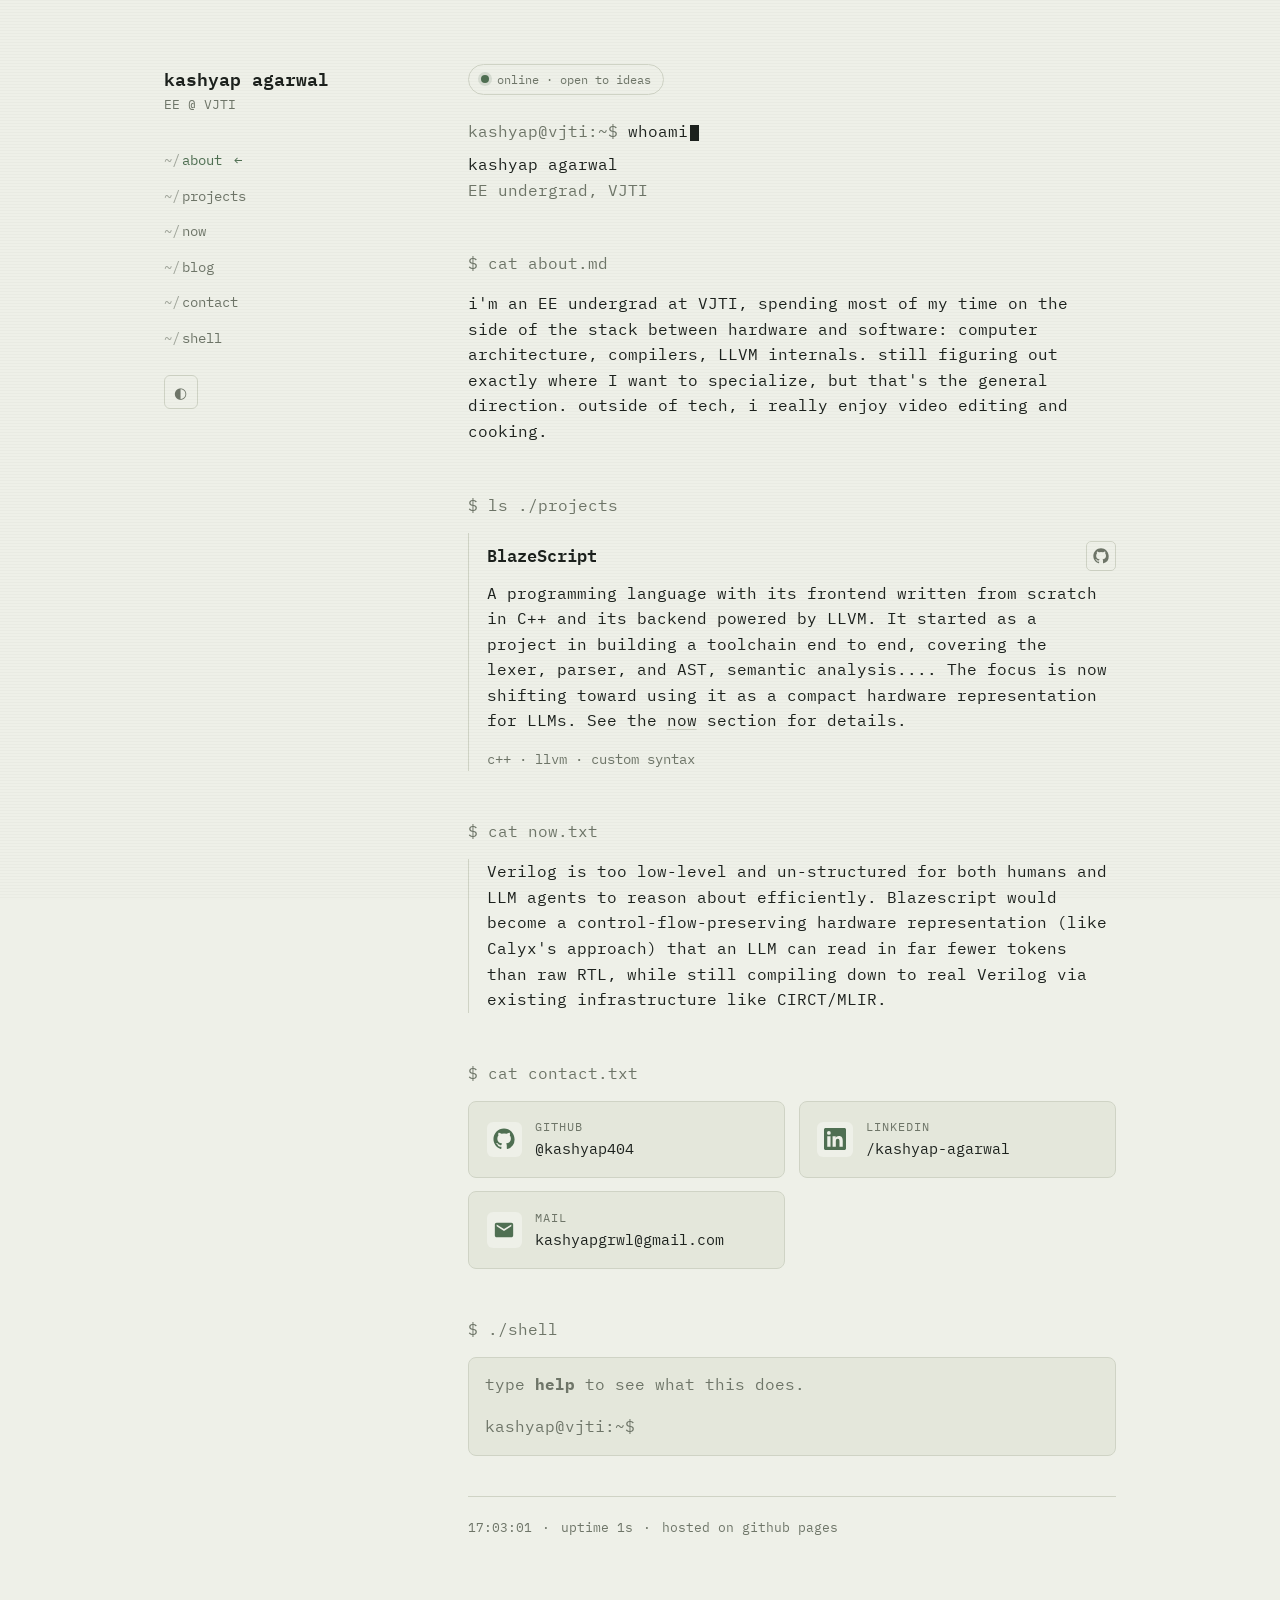
<file: index.html>
<!doctype html>
<html lang="en">
<head>
<meta charset="utf-8">
<meta name="viewport" content="width=device-width, initial-scale=1">
<title>kashyap agarwal</title>
<meta name="description" content="kashyap agarwal, EE undergrad at VJTI, exploring computer architecture and compilers.">
<link rel="icon" href="data:image/svg+xml,%3Csvg xmlns='http://www.w3.org/2000/svg' viewBox='0 0 16 16'%3E%3Crect width='16' height='16' rx='3' fill='%231c211d'/%3E%3Ctext x='8' y='11' font-size='8' font-family='monospace' text-anchor='middle' fill='%23e6e6e2'%3E$_%3C/text%3E%3C/svg%3E">
<link rel="preconnect" href="https://fonts.googleapis.com">
<link rel="preconnect" href="https://fonts.gstatic.com" crossorigin>
<link href="https://fonts.googleapis.com/css2?family=IBM+Plex+Mono:wght@400;500;600&display=swap" rel="stylesheet">
<link rel="stylesheet" href="style.css">
</head>
<body>

<div class="scanlines" aria-hidden="true"></div>

<div class="layout">

  <aside class="sidebar">
    <div class="identity">
      <h1 class="name">kashyap agarwal</h1>
      <p class="tagline">EE @ VJTI</p>
    </div>

    <div class="nav-block">
      <nav class="tabs" id="tabs">
        <a href="#about"    class="tab" data-target="about">about</a>
        <a href="#projects" class="tab" data-target="projects">projects</a>
        <a href="#now"      class="tab" data-target="now">now</a>
        <a href="blog.html" class="tab">blog</a>
        <a href="#contact"  class="tab" data-target="contact">contact</a>
        <a href="#terminal" class="tab" data-target="terminal">shell</a>
      </nav>
      <button class="theme-toggle" id="themeToggle" type="button" aria-label="toggle theme">◐</button>
    </div>
  </aside>

  <main class="content">

    <header class="hero">
      <div class="status-line">
        <span class="dot"></span>
        <span class="status-text">online · open to ideas</span>
      </div>
      <div class="boot" id="boot">
        <div class="boot-line"><span class="prompt">kashyap@vjti:~$</span> <span id="typed"></span><span class="cursor"></span></div>
        <div class="boot-output" id="bootOutput"></div>
      </div>
    </header>

    <section id="about">
      <span class="cmd">$ cat about.md</span>
      <p>i'm an EE undergrad at VJTI, spending most of my time on the side of the stack between hardware and software: computer architecture, compilers, LLVM internals. still figuring out exactly where I want to specialize, but that's the general direction. outside of tech, i really enjoy video editing and cooking.</p>
    </section>

    <section id="projects">
      <span class="cmd">$ ls ./projects</span>
      <div class="project">
        <div class="project-head">
          <span class="name">BlazeScript</span>
          <a href="https://github.com/kashyap404/BlazeScript" class="proj-link" target="_blank" rel="noopener noreferrer" aria-label="view BlazeScript on github">
            <svg viewBox="0 0 24 24" width="16" height="16" fill="currentColor" aria-hidden="true"><path d="M12 .5C5.73.5.5 5.73.5 12c0 5.08 3.29 9.39 7.86 10.91.58.11.79-.25.79-.56v-2.02c-3.2.7-3.88-1.54-3.88-1.54-.53-1.34-1.3-1.7-1.3-1.7-1.06-.72.08-.71.08-.71 1.17.08 1.79 1.2 1.79 1.2 1.04 1.79 2.73 1.27 3.4.97.11-.76.41-1.27.74-1.56-2.55-.29-5.23-1.28-5.23-5.7 0-1.26.45-2.29 1.19-3.1-.12-.29-.52-1.46.11-3.05 0 0 .97-.31 3.18 1.18a11.1 11.1 0 015.79 0c2.21-1.49 3.18-1.18 3.18-1.18.63 1.59.23 2.76.11 3.05.74.81 1.19 1.84 1.19 3.1 0 4.43-2.69 5.41-5.25 5.69.42.36.79 1.08.79 2.18v3.23c0 .31.21.68.8.56A10.52 10.52 0 0023.5 12C23.5 5.73 18.27.5 12 .5z"/></svg>
          </a>
        </div>
        <p>A programming language with its frontend written from scratch in C++ and its backend powered by LLVM. It started as a project in building a toolchain end to end, covering the lexer, parser, and AST, semantic analysis.... The focus is now shifting toward using it as a compact hardware representation for LLMs. See the <a href="#now" class="jump">now</a> section for details.</p>
        <p class="stack">c++ · llvm · custom syntax</p>
      </div>
    </section>

    <section id="now" class="now">
      <span class="cmd">$ cat now.txt</span>
      <blockquote>
<p> Verilog is too low-level and un-structured for both humans and LLM agents to reason about efficiently. Blazescript would become a control-flow-preserving hardware representation (like Calyx's approach) that an LLM can read in far fewer tokens than raw RTL, while still compiling down to real Verilog via existing infrastructure like CIRCT/MLIR.</p>
      </blockquote>
    </section>

    <section id="contact" class="contact">
      <span class="cmd">$ cat contact.txt</span>
      <div class="contact-grid">
        <a href="https://github.com/kashyap404" class="contact-card" target="_blank" rel="noopener noreferrer">
          <span class="card-icon">
            <svg viewBox="0 0 24 24" width="22" height="22" fill="currentColor" aria-hidden="true"><path d="M12 .5C5.73.5.5 5.73.5 12c0 5.08 3.29 9.39 7.86 10.91.58.11.79-.25.79-.56v-2.02c-3.2.7-3.88-1.54-3.88-1.54-.53-1.34-1.3-1.7-1.3-1.7-1.06-.72.08-.71.08-.71 1.17.08 1.79 1.2 1.79 1.2 1.04 1.79 2.73 1.27 3.4.97.11-.76.41-1.27.74-1.56-2.55-.29-5.23-1.28-5.23-5.7 0-1.26.45-2.29 1.19-3.1-.12-.29-.52-1.46.11-3.05 0 0 .97-.31 3.18 1.18a11.1 11.1 0 015.79 0c2.21-1.49 3.18-1.18 3.18-1.18.63 1.59.23 2.76.11 3.05.74.81 1.19 1.84 1.19 3.1 0 4.43-2.69 5.41-5.25 5.69.42.36.79 1.08.79 2.18v3.23c0 .31.21.68.8.56A10.52 10.52 0 0023.5 12C23.5 5.73 18.27.5 12 .5z"/></svg>
          </span>
          <span class="card-meta">
            <span class="card-label">github</span>
            <span class="card-handle">@kashyap404</span>
          </span>
        </a>
        <a href="https://www.linkedin.com/in/kashyap-agarwal-04642b395/" class="contact-card" target="_blank" rel="noopener noreferrer">
          <span class="card-icon">
            <svg viewBox="0 0 24 24" width="22" height="22" fill="currentColor" aria-hidden="true"><path d="M20.45 20.45h-3.56v-5.57c0-1.33-.03-3.04-1.85-3.04-1.85 0-2.14 1.45-2.14 2.94v5.67H9.35V9h3.41v1.56h.05c.48-.9 1.64-1.85 3.37-1.85 3.6 0 4.27 2.37 4.27 5.46v6.28zM5.34 7.43a2.06 2.06 0 11-.01-4.12 2.06 2.06 0 01.01 4.12zM7.12 20.45H3.56V9h3.56v11.45zM22.22 0H1.77C.79 0 0 .77 0 1.72v20.56C0 23.23.79 24 1.77 24h20.45c.98 0 1.78-.77 1.78-1.72V1.72C24 .77 23.2 0 22.22 0z"/></svg>
          </span>
          <span class="card-meta">
            <span class="card-label">linkedin</span>
            <span class="card-handle">/kashyap-agarwal</span>
          </span>
        </a>
        <a href="mailto:kashyapgrwl@gmail.com" class="contact-card">
          <span class="card-icon">
            <svg viewBox="0 0 24 24" width="22" height="22" fill="currentColor" aria-hidden="true"><path d="M20 4H4c-1.1 0-1.99.9-1.99 2L2 18c0 1.1.9 2 2 2h16c1.1 0 2-.9 2-2V6c0-1.1-.9-2-2-2zm0 4l-8 5-8-5V6l8 5 8-5v2z"/></svg>
          </span>
          <span class="card-meta">
            <span class="card-label">mail</span>
            <span class="card-handle">kashyapgrwl@gmail.com</span>
          </span>
        </a>
      </div>
    </section>

    <section id="terminal" class="terminal-section">
      <span class="cmd">$ ./shell</span>
      <div class="term" id="term">
        <div class="term-log" id="termLog">
          <div class="term-line muted">type <b>help</b> to see what this does.</div>
        </div>
        <div class="term-input-row">
          <span class="prompt">kashyap@vjti:~$</span>
          <input id="termInput" class="term-input" type="text" autocomplete="off" autocapitalize="off" spellcheck="false" aria-label="terminal input">
        </div>
      </div>
    </section>

    <footer>
      <span id="clock">--:--:--</span>
      <span class="sep">·</span>
      <span id="uptime">uptime 0s</span>
      <span class="sep">·</span>
      <span>hosted on github pages</span>
    </footer>

  </main>

</div>

<div class="toast" id="toast"></div>

<script src="script.js"></script>
</body>
</html>
</file>
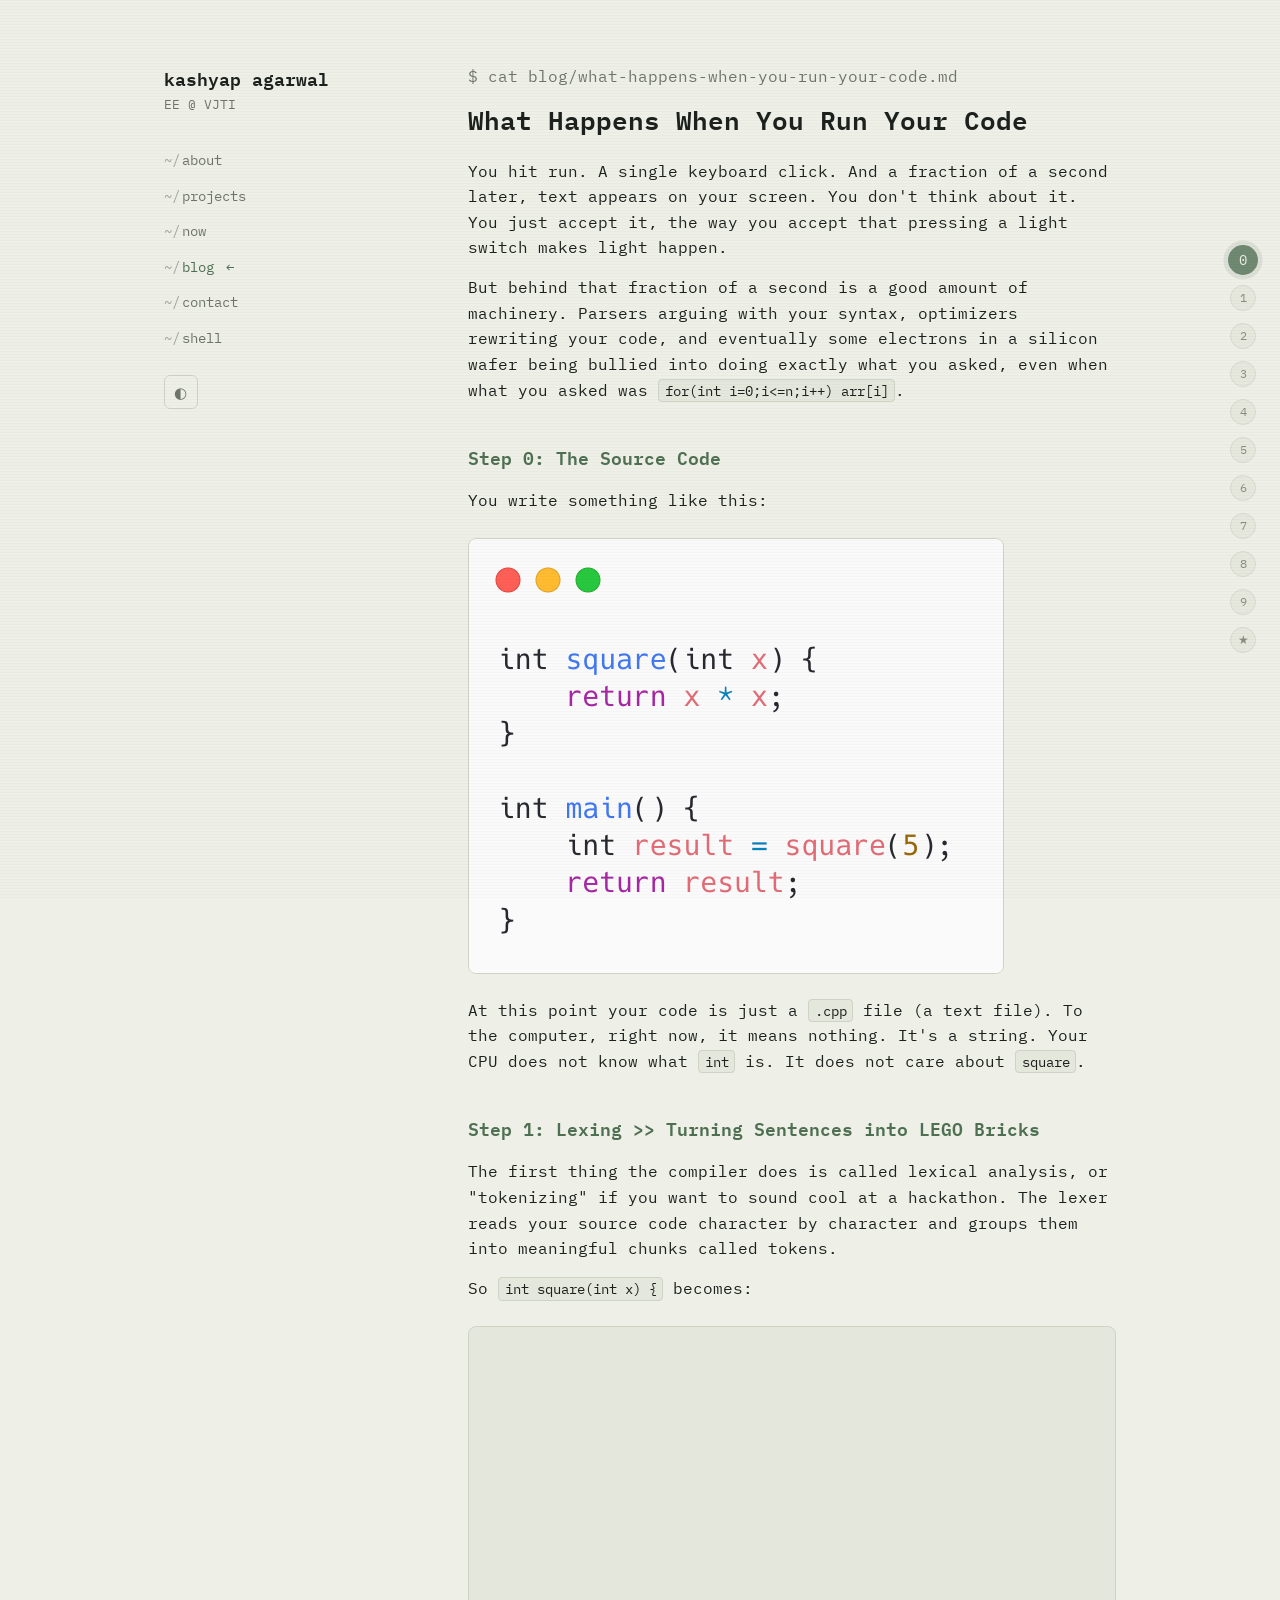
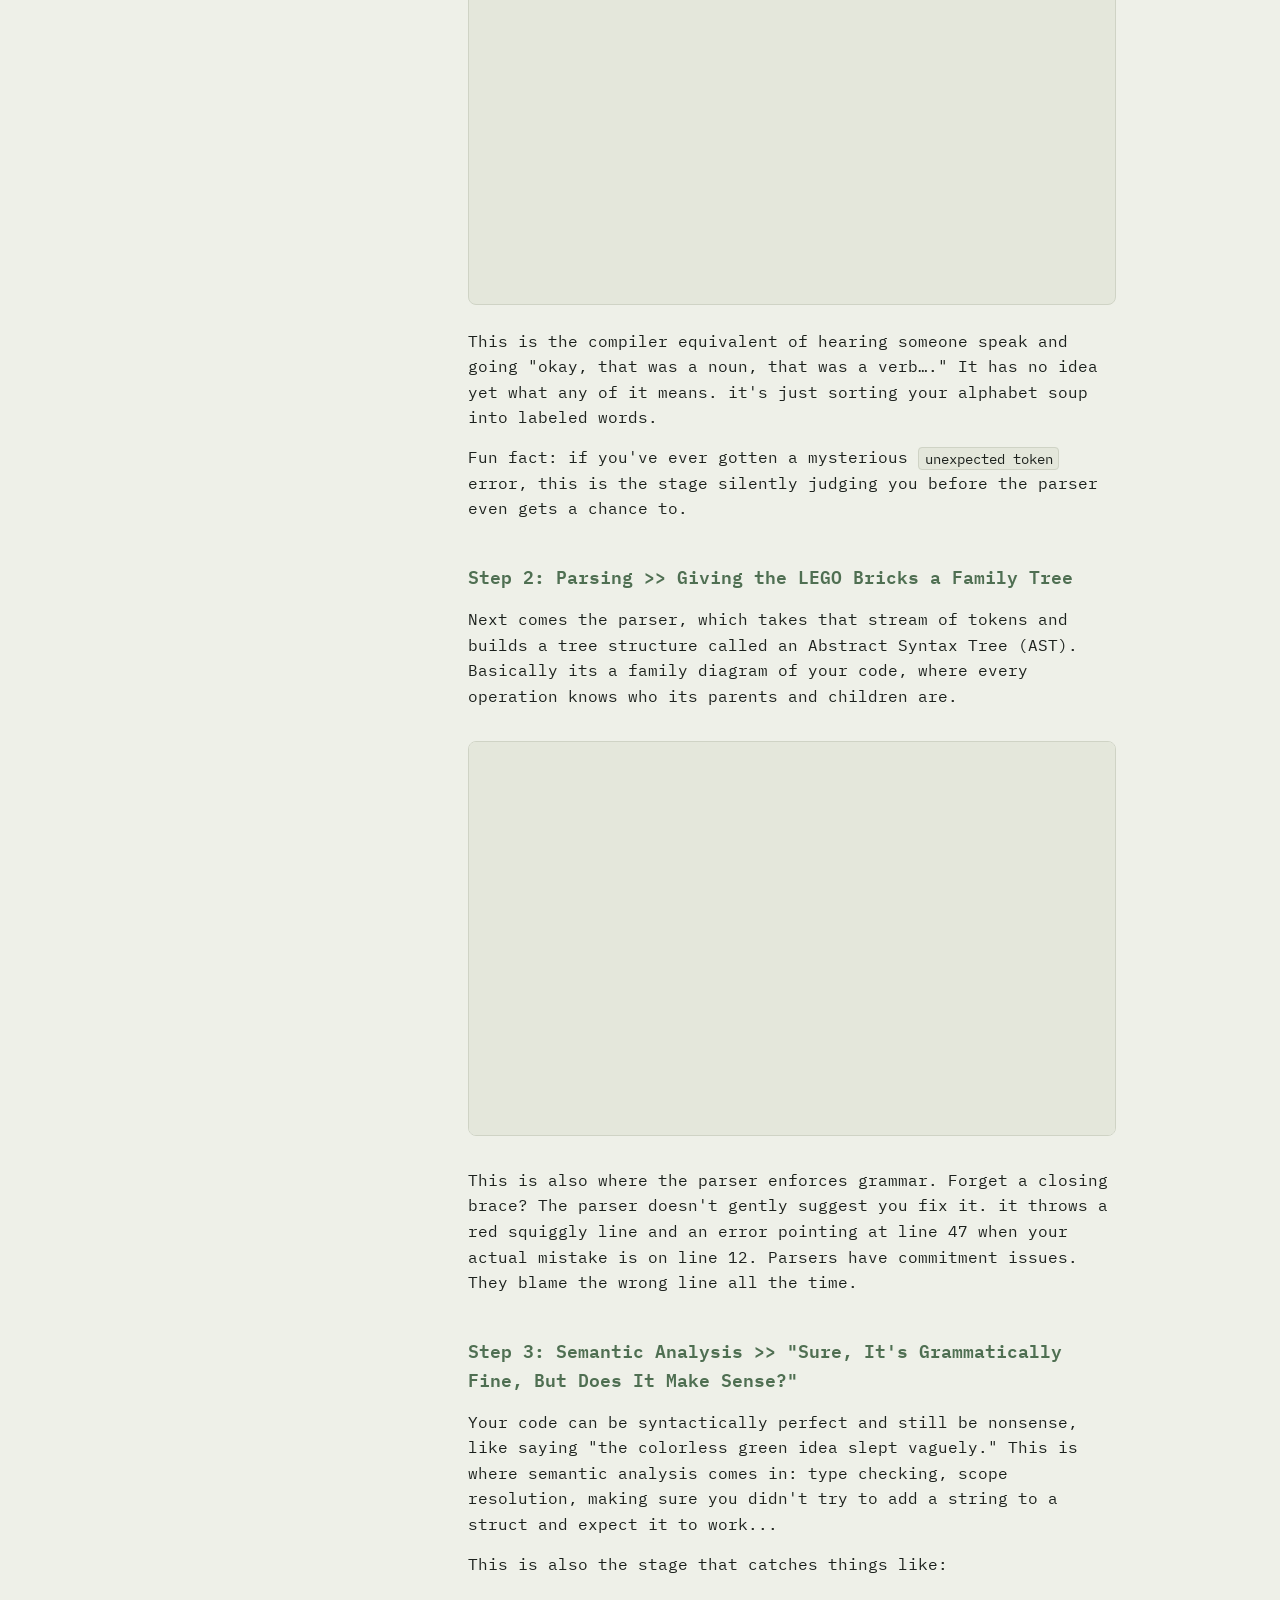
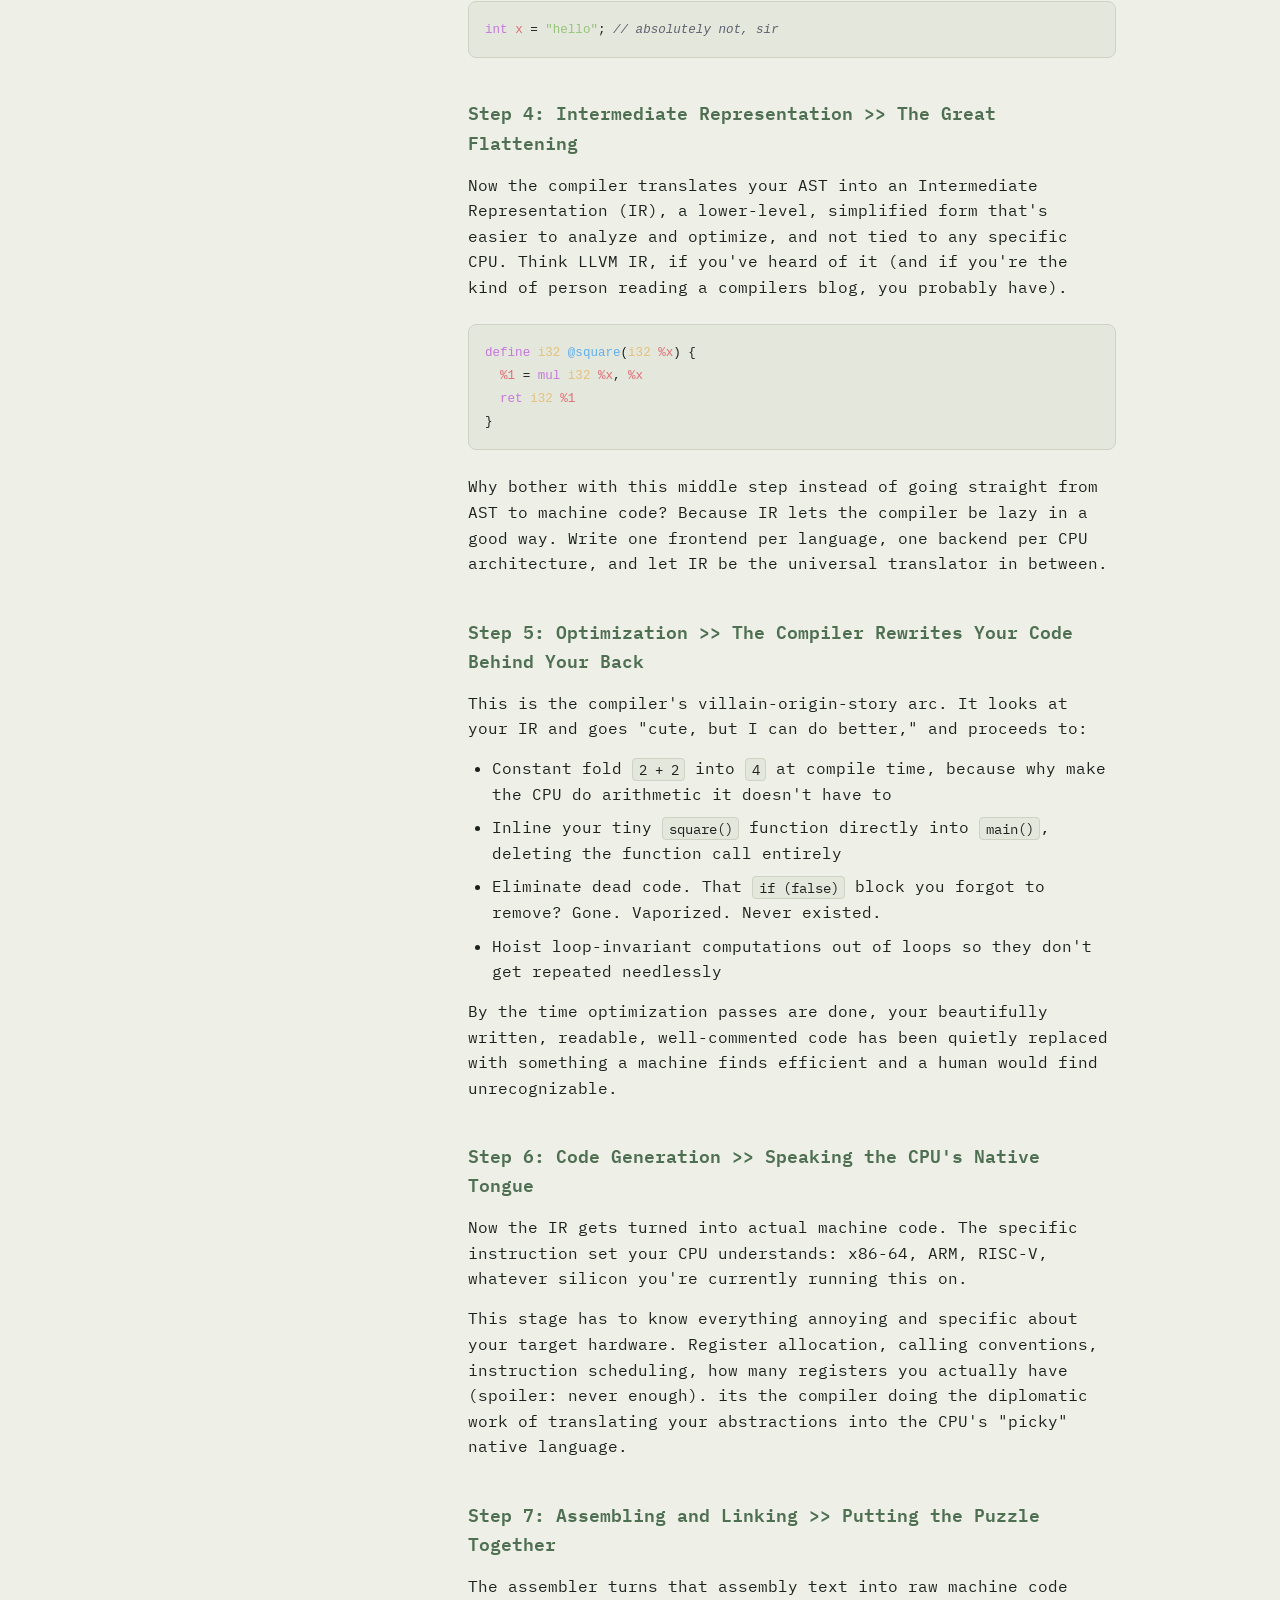
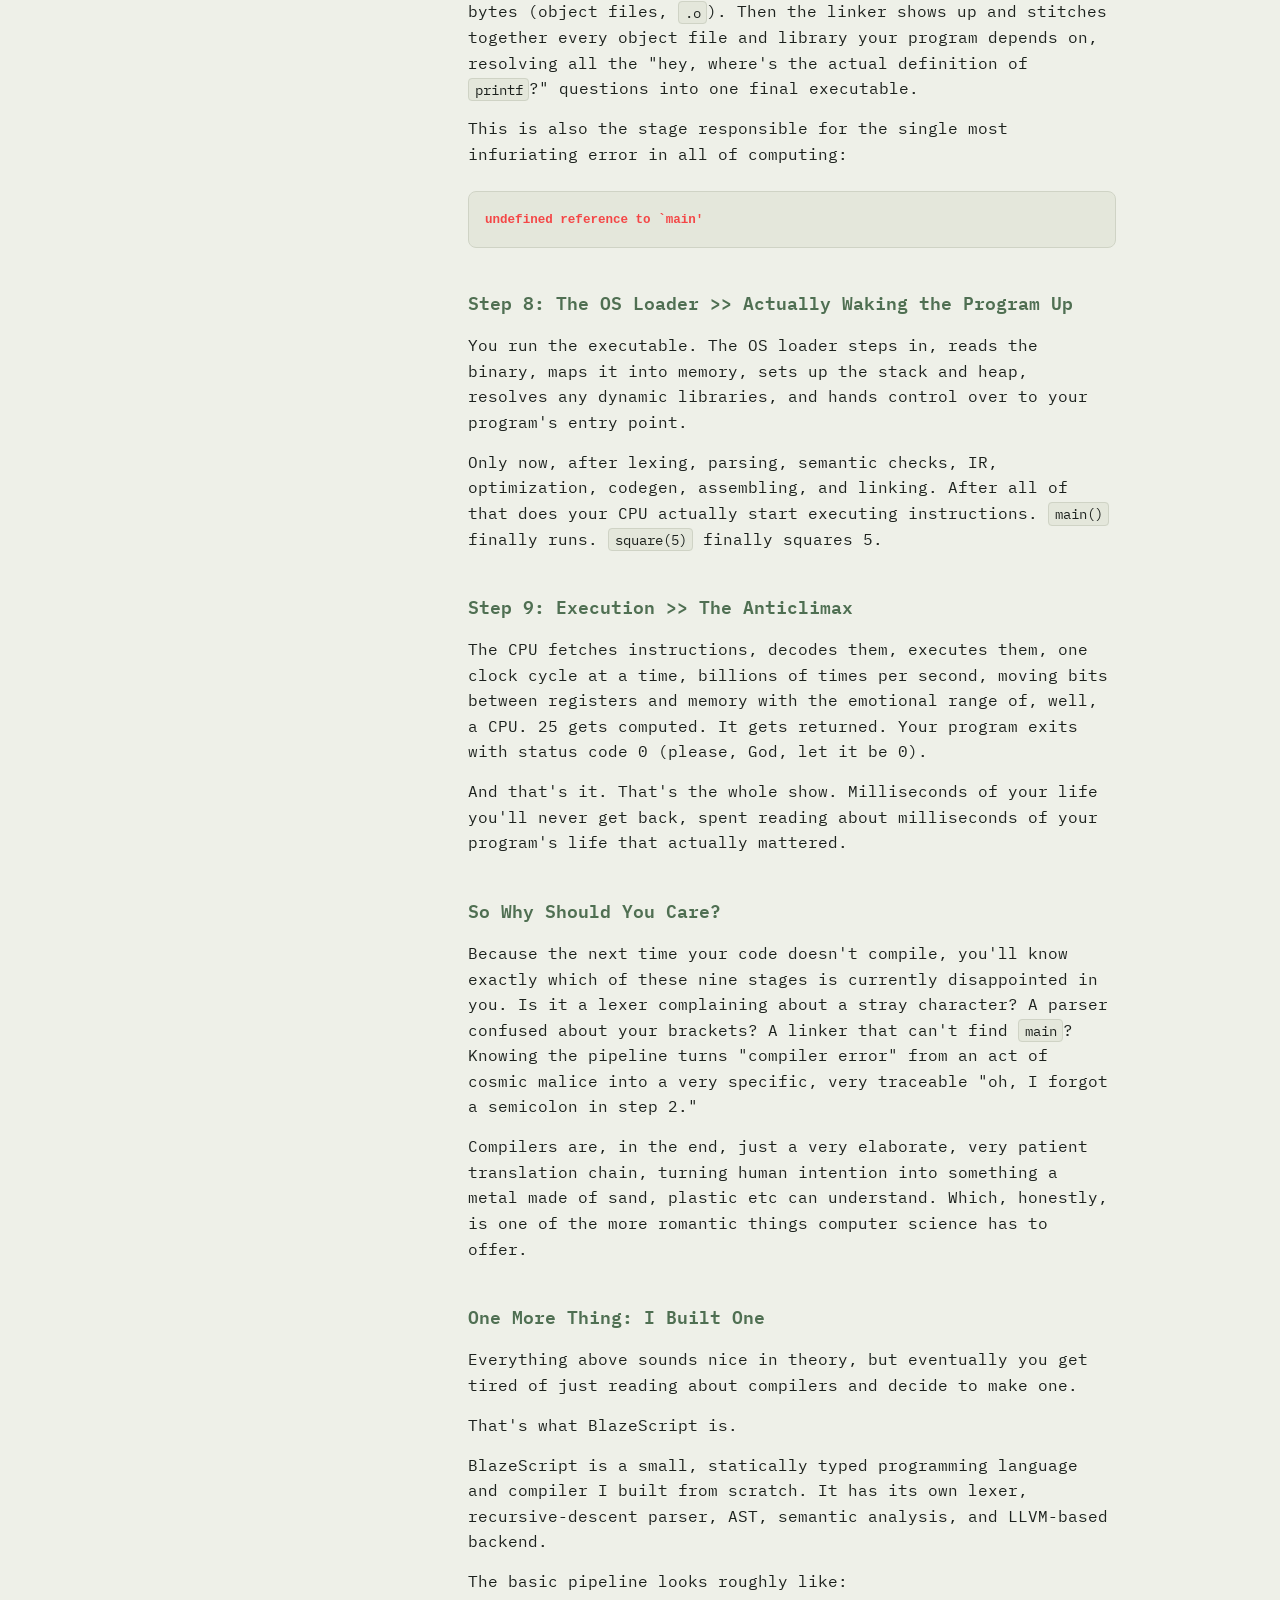
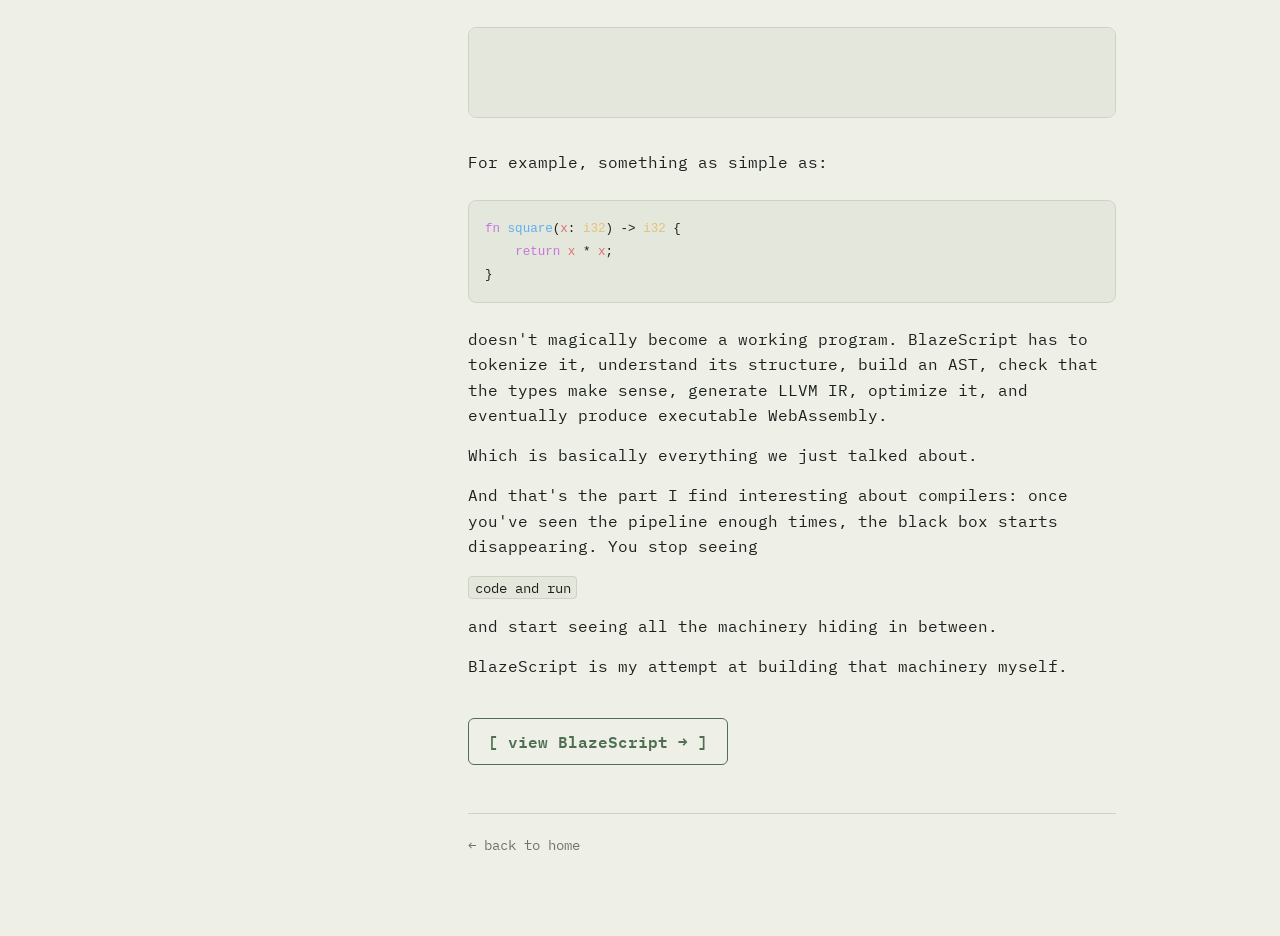
<file: blog.html>
<!doctype html>
<html lang="en">
<head>
<meta charset="utf-8">
<meta name="viewport" content="width=device-width, initial-scale=1">
<title>blog · kashyap agarwal</title>
<link rel="icon" href="data:image/svg+xml,%3Csvg xmlns='http://www.w3.org/2000/svg' viewBox='0 0 16 16'%3E%3Crect width='16' height='16' rx='3' fill='%231c211d'/%3E%3Ctext x='8' y='11' font-size='8' font-family='monospace' text-anchor='middle' fill='%23e6e6e2'%3E$_%3C/text%3E%3C/svg%3E">
<link rel="preconnect" href="https://fonts.googleapis.com">
<link rel="preconnect" href="https://fonts.gstatic.com" crossorigin>
<link href="https://fonts.googleapis.com/css2?family=IBM+Plex+Mono:wght@400;500;600&display=swap" rel="stylesheet">
<link rel="stylesheet" href="style.css">
</head>
<body>

<div class="scanlines" aria-hidden="true"></div>

<nav class="pipeline-nav">
  <a href="#step-0" class="pipeline-nav-item">0</a>
  <a href="#step-1" class="pipeline-nav-item">1</a>
  <a href="#step-2" class="pipeline-nav-item">2</a>
  <a href="#step-3" class="pipeline-nav-item">3</a>
  <a href="#step-4" class="pipeline-nav-item">4</a>
  <a href="#step-5" class="pipeline-nav-item">5</a>
  <a href="#step-6" class="pipeline-nav-item">6</a>
  <a href="#step-7" class="pipeline-nav-item">7</a>
  <a href="#step-8" class="pipeline-nav-item">8</a>
  <a href="#step-9" class="pipeline-nav-item">9</a>
  <a href="#step-blazescript" class="pipeline-nav-item">★</a>
</nav>

<div class="layout">

  <aside class="sidebar">
    <div class="identity">
      <h1 class="name">kashyap agarwal</h1>
      <p class="tagline">EE @ VJTI</p>
    </div>

    <div class="nav-block">
      <nav class="tabs" id="tabs">
        <a href="index.html#about"    class="tab">about</a>
        <a href="index.html#projects" class="tab">projects</a>
        <a href="index.html#now"      class="tab">now</a>
        <a href="blog.html"           class="tab active">blog</a>
        <a href="index.html#contact"  class="tab">contact</a>
        <a href="index.html#terminal" class="tab">shell</a>
      </nav>
      <button class="theme-toggle" id="themeToggle" type="button" aria-label="toggle theme">◐</button>
    </div>
  </aside>

  <main class="content">

    <section id="blog" class="blog-section in-view">
      <span class="cmd">$ cat blog/what-happens-when-you-run-your-code.md</span>
      <article class="blog-post">
        <h2 class="blog-title">What Happens When You Run Your Code</h2>
        
        <p>You hit run. A single keyboard click. And a fraction of a second later, text appears on your screen. You don't think about it. You just accept it, the way you accept that pressing a light switch makes light happen.</p>
        <p>But behind that fraction of a second is a good  amount of machinery. Parsers arguing with your syntax, optimizers rewriting your code, and eventually some electrons in a silicon wafer being bullied into doing exactly what you asked, even when what you asked was <code>for(int i=0;i&lt;=n;i++) arr[i]</code>.</p>


        <h3 class="step-title" id="step-0">Step 0: The Source Code</h3>
        <p>You write something like this:</p>
        <img src="codeblock_white.png" alt="C++ code for square function" class="blog-img codeblock-img">
        <p>At this point your code is just a <code>.cpp</code> file (a text file). To the computer, right now, it means nothing. It's a string. Your CPU does not know what <code>int</code> is. It does not care about <code>square</code>.</p>

        <h3 class="step-title" id="step-1">Step 1: Lexing &gt;&gt; Turning Sentences into LEGO Bricks</h3>
        <p>The first thing the compiler does is called lexical analysis, or "tokenizing" if you want to sound cool at a hackathon. The lexer reads your source code character by character and groups them into meaningful chunks called tokens.</p>
        <p>So <code>int square(int x) {</code> becomes:</p>
        
        <div class="token-list">
          <div class="token" data-ref="int">KEYWORD(int)</div>
          <div class="token" data-ref="square">IDENTIFIER(square)</div>
          <div class="token">LPAREN</div>
          <div class="token" data-ref="int">KEYWORD(int)</div>
          <div class="token" data-ref="x">IDENTIFIER(x)</div>
          <div class="token">RPAREN</div>
          <div class="token">LBRACE</div>
          <div class="token">RETURN</div>
          <div class="token" data-ref="x">IDENTIFIER(x)</div>
          <div class="token" data-ref="mul">STAR</div>
          <div class="token" data-ref="x">IDENTIFIER(x)</div>
          <div class="token">SEMICOLON</div>
          <div class="token">RBRACE</div>
        </div>

        <p>This is the compiler equivalent of hearing someone speak and going "okay, that was a noun, that was a verb…." It has no idea yet what any of it means. it's just sorting your alphabet soup into labeled words.</p>
        <p>Fun fact: if you've ever gotten a mysterious <code>unexpected token</code> error, this is the stage silently judging you before the parser even gets a chance to.</p>

        <h3 class="step-title" id="step-2">Step 2: Parsing &gt;&gt; Giving the LEGO Bricks a Family Tree</h3>
        <p>Next comes the parser, which takes that stream of tokens and builds a tree structure called an Abstract Syntax Tree (AST). Basically its a family diagram of your code, where every operation knows who its parents and children are.</p>
        
        <div class="ast-svg-container">
          <svg viewBox="0 0 1300 560" class="ast-svg" xmlns="http://www.w3.org/2000/svg">
            <defs>
              <marker id="arrowhead" markerWidth="8" markerHeight="8" refX="4" refY="4" orient="auto">
                <path d="M0,0 L8,4 L0,8 Z" class="arrow-path" />
              </marker>
            </defs>
            
            <!-- Edges -->
            <path class="ast-edge" d="M 590,60 L 590,80 L 230,80 L 230,95" marker-end="url(#arrowhead)" />
            <path class="ast-edge" d="M 590,60 L 590,80 L 950,80 L 950,95" marker-end="url(#arrowhead)" />
            
            <path class="ast-edge" d="M 230,130 L 230,150 L 80,150 L 80,165" marker-end="url(#arrowhead)" />
            <path class="ast-edge" d="M 230,130 L 230,165" marker-end="url(#arrowhead)" />
            <path class="ast-edge" d="M 230,130 L 230,150 L 550,150 L 550,165" marker-end="url(#arrowhead)" />
            
            <path class="ast-edge" d="M 230,200 L 230,220 L 80,220 L 80,235" marker-end="url(#arrowhead)" />
            <path class="ast-edge" d="M 230,200 L 230,220 L 380,220 L 380,235" marker-end="url(#arrowhead)" />
            
            <path class="ast-edge" d="M 550,200 L 550,235" marker-end="url(#arrowhead)" />
            <path class="ast-edge" d="M 550,270 L 550,305" marker-end="url(#arrowhead)" />
            <path class="ast-edge" d="M 550,340 L 550,360 L 450,360 L 450,375" marker-end="url(#arrowhead)" />
            <path class="ast-edge" d="M 550,340 L 550,360 L 650,360 L 650,375" marker-end="url(#arrowhead)" />
            
            <path class="ast-edge" d="M 950,130 L 950,150 L 800,150 L 800,165" marker-end="url(#arrowhead)" />
            <path class="ast-edge" d="M 950,130 L 950,165" marker-end="url(#arrowhead)" />
            <path class="ast-edge" d="M 950,130 L 950,150 L 1100,150 L 1100,165" marker-end="url(#arrowhead)" />
            
            <path class="ast-edge" d="M 1100,200 L 1100,220 L 1000,220 L 1000,235" marker-end="url(#arrowhead)" />
            <path class="ast-edge" d="M 1100,200 L 1100,220 L 1200,220 L 1200,235" marker-end="url(#arrowhead)" />
            
            <path class="ast-edge" d="M 1000,270 L 1000,290 L 850,290 L 850,305" marker-end="url(#arrowhead)" />
            <path class="ast-edge" d="M 1000,270 L 1000,305" marker-end="url(#arrowhead)" />
            <path class="ast-edge" d="M 1000,270 L 1000,290 L 1150,290 L 1150,305" marker-end="url(#arrowhead)" />
            
            <path class="ast-edge" d="M 1150,340 L 1150,375" marker-end="url(#arrowhead)" />
            <path class="ast-edge" d="M 1150,410 L 1150,445" marker-end="url(#arrowhead)" />
            <path class="ast-edge" d="M 1150,480 L 1150,515" marker-end="url(#arrowhead)" />

            <!-- Nodes -->
            <g class="ast-node" transform="translate(590, 30)"><rect x="-70" y="0" width="140" height="30" rx="4" /><text x="0" y="20">Program</text></g>
            
            <g class="ast-node" data-ref="square" transform="translate(230, 100)"><rect x="-70" y="0" width="140" height="30" rx="4" /><text x="0" y="20">FunctionDecl: square</text></g>
            <g class="ast-node" data-ref="square" transform="translate(950, 100)"><rect x="-70" y="0" width="140" height="30" rx="4" /><text x="0" y="20">FunctionDecl: main</text></g>

            <g class="ast-node" data-ref="int" transform="translate(80, 170)"><rect x="-70" y="0" width="140" height="30" rx="4" /><text x="0" y="20">ReturnType: int</text></g>
            <g class="ast-node" transform="translate(230, 170)"><rect x="-70" y="0" width="140" height="30" rx="4" /><text x="0" y="20">Parameter</text></g>
            <g class="ast-node" transform="translate(550, 170)"><rect x="-70" y="0" width="140" height="30" rx="4" /><text x="0" y="20">Body</text></g>

            <g class="ast-node" data-ref="x" transform="translate(80, 240)"><rect x="-70" y="0" width="140" height="30" rx="4" /><text x="0" y="20">Name: x</text></g>
            <g class="ast-node" data-ref="int" transform="translate(380, 240)"><rect x="-70" y="0" width="140" height="30" rx="4" /><text x="0" y="20">Type: int</text></g>
            <g class="ast-node" transform="translate(550, 240)"><rect x="-70" y="0" width="140" height="30" rx="4" /><text x="0" y="20">ReturnStmt</text></g>

            <g class="ast-node" data-ref="mul" transform="translate(550, 310)"><rect x="-70" y="0" width="140" height="30" rx="4" /><text x="0" y="20">BinaryExpr: *</text></g>
            <g class="ast-node" data-ref="x" transform="translate(450, 380)"><rect x="-70" y="0" width="140" height="30" rx="4" /><text x="0" y="20">Variable: x</text></g>
            <g class="ast-node" data-ref="x" transform="translate(650, 380)"><rect x="-70" y="0" width="140" height="30" rx="4" /><text x="0" y="20">Variable: x</text></g>

            <g class="ast-node" data-ref="int" transform="translate(800, 170)"><rect x="-70" y="0" width="140" height="30" rx="4" /><text x="0" y="20">ReturnType: int</text></g>
            <g class="ast-node" transform="translate(950, 170)"><rect x="-70" y="0" width="140" height="30" rx="4" /><text x="0" y="20">Parameters: none</text></g>
            <g class="ast-node" transform="translate(1100, 170)"><rect x="-70" y="0" width="140" height="30" rx="4" /><text x="0" y="20">Body</text></g>

            <g class="ast-node" transform="translate(1000, 240)"><rect x="-70" y="0" width="140" height="30" rx="4" /><text x="0" y="20">VariableDecl</text></g>
            <g class="ast-node" transform="translate(1200, 240)"><rect x="-70" y="0" width="140" height="30" rx="4" /><text x="0" y="20">ReturnStmt</text></g>

            <g class="ast-node" transform="translate(850, 310)"><rect x="-70" y="0" width="140" height="30" rx="4" /><text x="0" y="20">Name: result</text></g>
            <g class="ast-node" data-ref="int" transform="translate(1000, 310)"><rect x="-70" y="0" width="140" height="30" rx="4" /><text x="0" y="20">Type: int</text></g>
            <g class="ast-node" transform="translate(1150, 310)"><rect x="-70" y="0" width="140" height="30" rx="4" /><text x="0" y="20">Initializer</text></g>

            <g class="ast-node" data-ref="square" transform="translate(1150, 380)"><rect x="-70" y="0" width="140" height="30" rx="4" /><text x="0" y="20">CallExpr: square</text></g>
            <g class="ast-node" transform="translate(1150, 450)"><rect x="-70" y="0" width="140" height="30" rx="4" /><text x="0" y="20">Argument</text></g>
            <g class="ast-node" transform="translate(1150, 520)"><rect x="-70" y="0" width="140" height="30" rx="4" /><text x="0" y="20">IntegerLiteral: 5</text></g>
          </svg>
        </div>

        <p>This is also where the parser enforces grammar. Forget a closing brace? The parser doesn't gently suggest you fix it. it throws a red squiggly line and an error pointing at line 47 when your actual mistake is on line 12. Parsers have commitment issues. They blame the wrong line all the time.</p>

        <h3 class="step-title" id="step-3">Step 3: Semantic Analysis &gt;&gt; "Sure, It's Grammatically Fine, But Does It Make Sense?"</h3>
        <p>Your code can be syntactically perfect and still be nonsense, like saying "the colorless green idea slept vaguely." This is where semantic analysis comes in: type checking, scope resolution, making sure you didn't try to add a string to a struct and expect it to work...</p>
        <p>This is also the stage that catches things like:</p>
        <pre><code><span class="syn-key">int</span> <span class="syn-var">x</span> = <span class="syn-str">"hello"</span>; <span class="syn-com">// absolutely not, sir</span></code></pre>

        <h3 class="step-title" id="step-4">Step 4: Intermediate Representation &gt;&gt; The Great Flattening</h3>
        <p>Now the compiler translates your AST into an Intermediate Representation (IR), a lower-level, simplified form that's easier to analyze and optimize, and not tied to any specific CPU. Think LLVM IR, if you've heard of it (and if you're the kind of person reading a compilers blog, you probably have).</p>
        <pre><code><span class="syn-key">define</span> <span class="syn-type" data-ref="int">i32</span> <span class="syn-fn" data-ref="square">@square</span>(<span class="syn-type" data-ref="int">i32</span> <span class="syn-var" data-ref="x">%x</span>) {
  <span class="syn-var">%1</span> = <span class="syn-key" data-ref="mul">mul</span> <span class="syn-type" data-ref="int">i32</span> <span class="syn-var" data-ref="x">%x</span>, <span class="syn-var" data-ref="x">%x</span>
  <span class="syn-key">ret</span> <span class="syn-type" data-ref="int">i32</span> <span class="syn-var">%1</span>
}</code></pre>

        <p>Why bother with this middle step instead of going straight from AST to machine code? Because IR lets the compiler be lazy in a good way. Write one frontend per language, one backend per CPU architecture, and let IR be the universal translator in between.</p>

        <h3 class="step-title" id="step-5">Step 5: Optimization &gt;&gt; The Compiler Rewrites Your Code Behind Your Back</h3>
        <p>This is the compiler's villain-origin-story arc. It looks at your IR and goes "cute, but I can do better," and proceeds to:</p>
        <ul>
          <li>Constant fold <code>2 + 2</code> into <code>4</code> at compile time, because why make the CPU do arithmetic it doesn't have to</li>
          <li>Inline your tiny <code>square()</code> function directly into <code>main()</code>, deleting the function call entirely</li>
          <li>Eliminate dead code. That <code>if (false)</code> block you forgot to remove? Gone. Vaporized. Never existed.</li>
          <li>Hoist loop-invariant computations out of loops so they don't get repeated needlessly</li>
        </ul>
        <p>By the time optimization passes are done, your beautifully written, readable, well-commented code has been quietly replaced with something a machine finds efficient and a human would find unrecognizable.</p>

        <h3 class="step-title" id="step-6">Step 6: Code Generation &gt;&gt; Speaking the CPU's Native Tongue</h3>
        <p>Now the IR gets turned into actual machine code. The specific instruction set your CPU understands: x86-64, ARM, RISC-V, whatever silicon you're currently running this on.</p>
        <p>This stage has to know everything annoying and specific about your target hardware. Register allocation, calling conventions, instruction scheduling, how many registers you actually have (spoiler: never enough). its the compiler doing the diplomatic work of translating your abstractions into the CPU's "picky" native language.</p>

        <h3 class="step-title" id="step-7">Step 7: Assembling and Linking &gt;&gt; Putting the Puzzle Together</h3>
        <p>The assembler turns that assembly text into raw machine code bytes (object files, <code>.o</code>). Then the linker shows up and stitches together every object file and library your program depends on, resolving all the "hey, where's the actual definition of <code>printf</code>?" questions into one final executable.</p>
        <p>This is also the stage responsible for the single most infuriating error in all of computing:</p>
        <pre><code><span class="syn-err">undefined reference to `main'</span></code></pre>

        <h3 class="step-title" id="step-8">Step 8: The OS Loader &gt;&gt; Actually Waking the Program Up</h3>
        <p>You run the executable. The OS loader steps in, reads the binary, maps it into memory, sets up the stack and heap, resolves any dynamic libraries, and hands control over to your program's entry point.</p>
        <p>Only now, after lexing, parsing, semantic checks, IR, optimization, codegen, assembling, and linking. After all of that does your CPU actually start executing instructions. <code>main()</code> finally runs. <code>square(5)</code> finally squares 5.</p>

        <h3 class="step-title" id="step-9">Step 9: Execution &gt;&gt; The Anticlimax</h3>
        <p>The CPU fetches instructions, decodes them, executes them, one clock cycle at a time, billions of times per second, moving bits between registers and memory with the emotional range of, well, a CPU. 25 gets computed. It gets returned. Your program exits with status code 0 (please, God, let it be 0).</p>
        <p>And that's it. That's the whole show. Milliseconds of your life you'll never get back, spent reading about milliseconds of your program's life that actually mattered.</p>

        <h3 class="step-title" id="step-conclusion">So Why Should You Care?</h3>
        <p>Because the next time your code doesn't compile, you'll know exactly which of these nine stages is currently disappointed in you. Is it a lexer complaining about a stray character? A parser confused about your brackets? A linker that can't find <code>main</code>? Knowing the pipeline turns "compiler error" from an act of cosmic malice into a very specific, very traceable "oh, I forgot a semicolon in step 2."</p>
        <p>Compilers are, in the end, just a very elaborate, very patient translation chain, turning human intention into something a metal made of sand, plastic etc can understand. Which, honestly, is one of the more romantic things computer science has to offer.</p>

        <h3 class="step-title" id="step-blazescript">One More Thing: I Built One</h3>
        <p>Everything above sounds nice in theory, but eventually you get tired of just reading about compilers and decide to make one.</p>
        <p>That's what BlazeScript is.</p>
        <p>BlazeScript is a small, statically typed programming language and compiler I built from scratch. It has its own lexer, recursive-descent parser, AST, semantic analysis, and LLVM-based backend.</p>
        <p>The basic pipeline looks roughly like:</p>
        
        <div class="ast-svg-container pipeline-svg-container">
          <svg viewBox="0 0 1600 60" class="ast-svg" xmlns="http://www.w3.org/2000/svg">
            <defs>
              <marker id="arrowhead-pipe" markerWidth="8" markerHeight="8" refX="4" refY="4" orient="auto">
                <path d="M0,0 L8,4 L0,8 Z" class="arrow-path" />
              </marker>
            </defs>
            
            <g class="ast-node" transform="translate(95, 10)"><rect x="-75" y="0" width="150" height="40" rx="4" /><text x="0" y="25">BlazeScript source</text></g>
            <path class="ast-edge" d="M 170,30 L 220,30" marker-end="url(#arrowhead-pipe)" />
            
            <g class="ast-node" transform="translate(295, 10)"><rect x="-75" y="0" width="150" height="40" rx="4" /><text x="0" y="25">Lexer</text></g>
            <path class="ast-edge" d="M 370,30 L 420,30" marker-end="url(#arrowhead-pipe)" />
            
            <g class="ast-node" transform="translate(495, 10)"><rect x="-75" y="0" width="150" height="40" rx="4" /><text x="0" y="25">Parser</text></g>
            <path class="ast-edge" d="M 570,30 L 620,30" marker-end="url(#arrowhead-pipe)" />
            
            <g class="ast-node" transform="translate(695, 10)"><rect x="-75" y="0" width="150" height="40" rx="4" /><text x="0" y="25">AST</text></g>
            <path class="ast-edge" d="M 770,30 L 820,30" marker-end="url(#arrowhead-pipe)" />
            
            <g class="ast-node" transform="translate(895, 10)"><rect x="-75" y="0" width="150" height="40" rx="4" /><text x="0" y="25">Semantic Analysis</text></g>
            <path class="ast-edge" d="M 970,30 L 1020,30" marker-end="url(#arrowhead-pipe)" />
            
            <g class="ast-node" transform="translate(1095, 10)"><rect x="-75" y="0" width="150" height="40" rx="4" /><text x="0" y="25">LLVM IR</text></g>
            <path class="ast-edge" d="M 1170,30 L 1220,30" marker-end="url(#arrowhead-pipe)" />
            
            <g class="ast-node" transform="translate(1295, 10)"><rect x="-75" y="0" width="150" height="40" rx="4" /><text x="0" y="25">Optimization</text></g>
            <path class="ast-edge" d="M 1370,30 L 1420,30" marker-end="url(#arrowhead-pipe)" />
            
            <g class="ast-node" transform="translate(1495, 10)"><rect x="-75" y="0" width="150" height="40" rx="4" /><text x="0" y="25">WASM</text></g>
          </svg>
        </div>

        <p>For example, something as simple as:</p>
        <pre><code><span class="syn-key">fn</span> <span class="syn-fn">square</span>(<span class="syn-var">x</span>: <span class="syn-type">i32</span>) -&gt; <span class="syn-type">i32</span> {
    <span class="syn-key">return</span> <span class="syn-var">x</span> * <span class="syn-var">x</span>;
}</code></pre>

        <p>doesn't magically become a working program. BlazeScript has to tokenize it, understand its structure, build an AST, check that the types make sense, generate LLVM IR, optimize it, and eventually produce executable WebAssembly.</p>
        <p>Which is basically everything we just talked about.</p>
        <p>And that's the part I find interesting about compilers: once you've seen the pipeline enough times, the black box starts disappearing. You stop seeing</p>
        <p><code>code and run</code></p>
        <p>and start seeing all the machinery hiding in between.</p>
        <p>BlazeScript is my attempt at building that machinery myself.</p>
        
        <a href="https://github.com/kashyap404/BlazeScript" class="cta-link" target="_blank" rel="noopener noreferrer">[ view BlazeScript → ]</a>
      </article>
    </section>

    <footer>
      <a href="index.html" class="back-link">← back to home</a>
    </footer>

  </main>

</div>

<script src="script.js"></script>
</body>
</html>
</file>
<file: style.css>
:root {
  --bg: #eef0e8;
  --fg: #1c211d;
  --muted: #6e7568;
  --accent: #4f6f52;
  --accent-dim: rgba(79, 111, 82, 0.15);
  --border: #cfd3c5;
  --surface: #e4e7db;
  --max-w: 1080px;
  --side-w: 240px;
  color-scheme: light;
}

:root[data-theme="dark"] {
  --bg: #17181b;
  --fg: #e6e6e2;
  --muted: #8d8f94;
  --accent: #c9a877;
  --accent-dim: rgba(201, 168, 119, 0.15);
  --border: #2c2d31;
  --surface: #1d1e22;
  color-scheme: dark;
}

@media (prefers-color-scheme: dark) {
  :root:not([data-theme="light"]) {
    --bg: #17181b;
    --fg: #e6e6e2;
    --muted: #8d8f94;
    --accent: #c9a877;
    --accent-dim: rgba(201, 168, 119, 0.15);
    --border: #2c2d31;
    --surface: #1d1e22;
    color-scheme: dark;
  }
}

* { box-sizing: border-box; }
html { scroll-behavior: smooth; }

body {
  margin: 0;
  background: var(--bg);
  color: var(--fg);
  font-family: "IBM Plex Mono", ui-monospace, "SF Mono", Menlo, Consolas, monospace;
  font-size: 15.5px;
  line-height: 1.65;
  -webkit-font-smoothing: antialiased;
  transition: background 0.2s ease, color 0.2s ease;
}

.scanlines {
  pointer-events: none;
  position: fixed;
  inset: 0;
  z-index: 50;
  background: repeating-linear-gradient(
    to bottom,
    rgba(0, 0, 0, 0.035) 0px,
    rgba(0, 0, 0, 0.035) 1px,
    transparent 1px,
    transparent 3px
  );
  mix-blend-mode: multiply;
  opacity: 0.5;
}

:root[data-theme="dark"] .scanlines { mix-blend-mode: screen; }
@media (prefers-color-scheme: dark) {
  :root:not([data-theme="light"]) .scanlines { mix-blend-mode: screen; }
}

@media (prefers-reduced-motion: reduce) {
  html { scroll-behavior: auto; }
}

a {
  color: var(--fg);
  text-decoration: underline;
  text-decoration-color: var(--border);
  text-underline-offset: 3px;
  text-decoration-thickness: 1px;
  transition: color 0.15s ease, text-decoration-color 0.15s ease;
}

a:hover, a:focus-visible {
  color: var(--accent);
  text-decoration-color: var(--accent);
}

a:focus-visible {
  outline: 1px dashed var(--accent);
  outline-offset: 3px;
}

/* ---------- layout ---------- */
.layout {
  max-width: var(--max-w);
  margin: 0 auto;
  padding: 3rem clamp(1.25rem, 5vw, 3rem) 4rem;
  display: grid;
  grid-template-columns: 1fr;
  gap: 2.5rem;
}

@media (min-width: 880px) {
  .layout {
    grid-template-columns: var(--side-w) 1fr;
    gap: 4rem;
    padding: 4rem clamp(1.5rem, 5vw, 4rem) 5rem;
  }
}

/* ---------- pipeline nav (Idea 1) ---------- */
.pipeline-nav {
  position: fixed;
  top: 50%;
  right: 1.5rem;
  transform: translateY(-50%);
  display: flex;
  flex-direction: column;
  gap: 0.75rem;
  z-index: 20;
  opacity: 0.8;
}

@media (max-width: 1100px) {
  .pipeline-nav { display: none; }
}

.pipeline-nav-item {
  width: 26px;
  height: 26px;
  border-radius: 50%;
  background: var(--surface);
  border: 1px solid var(--border);
  color: var(--muted);
  text-decoration: none;
  display: flex;
  align-items: center;
  justify-content: center;
  font-size: 0.75rem;
  transition: all 0.2s ease;
}

.pipeline-nav-item:hover {
  border-color: var(--accent);
  color: var(--accent);
}

.pipeline-nav-item.active {
  background: var(--accent);
  color: var(--bg);
  border-color: var(--accent);
  transform: scale(1.15);
  box-shadow: 0 0 0 4px var(--accent-dim);
}

/* ---------- sidebar ---------- */
.sidebar {
  display: flex;
  flex-direction: column;
  gap: 2rem;
}

@media (min-width: 880px) {
  .sidebar {
    position: sticky;
    top: 3rem;
    align-self: start;
    max-height: calc(100vh - 6rem);
    overflow-y: auto;
    scrollbar-width: none;
  }
  .sidebar::-webkit-scrollbar { display: none; }
}

.identity {
  display: flex;
  flex-direction: column;
  gap: 0.1rem;
}

.name {
  font-size: 1.1rem;
  font-weight: 600;
  margin: 0;
  color: var(--fg);
  white-space: nowrap;
  overflow: hidden;
  text-overflow: ellipsis;
}

.tagline {
  color: var(--muted);
  font-size: 0.82rem;
  margin: 0;
  line-height: 1.5;
  white-space: nowrap;
}

.nav-block {
  display: flex;
  flex-direction: column;
  gap: 1.5rem;
}

@media (max-width: 879px) {
  .nav-block {
    position: sticky;
    top: 0;
    background: linear-gradient(to bottom, var(--bg) 80%, transparent);
    z-index: 10;
    padding: 0.85rem 0;
    margin: 0 0 1rem;
    flex-direction: row;
    justify-content: space-between;
    align-items: center;
    gap: 0.85rem;
  }
}

/* ---------- tabs ---------- */
.tabs {
  display: flex;
  flex-direction: column;
  gap: 0.5rem;
  margin: 0;
}

@media (max-width: 879px) {
  .tabs { flex-direction: row; flex-wrap: wrap; gap: 1.1rem; }
}

.tab {
  font-size: 0.92em;
  text-decoration: none;
  color: var(--muted);
  padding: 2px 0;
  transition: color 0.15s ease;
}

.tab::before { 
  content: "~/"; 
  color: var(--muted); 
  opacity: 0.6;
  margin-right: 2px; 
  transition: opacity 0.15s ease;
}

.tab:hover, .tab:focus-visible { color: var(--fg); }
.tab:hover::before { opacity: 1; }

.tab.active { color: var(--accent); }
.tab.active::after { content: " ←"; color: var(--accent); margin-left: 4px; }

@media (max-width: 879px) {
  .tab.active::after { content: ""; }
  .tab.active { border-bottom: 1px solid var(--accent); }
}

/* ---------- theme toggle ---------- */
.theme-toggle {
  background: none;
  border: 1px solid var(--border);
  color: var(--muted);
  width: 2.1rem;
  height: 2.1rem;
  border-radius: 6px;
  font-size: 0.95rem;
  line-height: 1;
  cursor: pointer;
  display: inline-flex;
  align-items: center;
  justify-content: center;
  transition: border-color 0.15s ease, color 0.15s ease, transform 0.15s ease, background 0.15s ease;
}

@media (max-width: 879px) {
  .theme-toggle { margin-left: auto; }
}

.theme-toggle:hover, .theme-toggle:focus-visible {
  border-color: var(--accent);
  color: var(--accent);
  background: var(--accent-dim);
  outline: none;
}
.theme-toggle:active { transform: scale(0.9); }

/* ---------- content ---------- */
.content { min-width: 0; }

section {
  margin-bottom: 3rem;
  opacity: 0;
  transform: translateY(6px);
  transition: opacity 0.4s ease, transform 0.4s ease;
  scroll-margin-top: 2rem;
}
section.in-view { opacity: 1; transform: translateY(0); }

@media (prefers-reduced-motion: reduce) {
  section { opacity: 1; transform: none; transition: none; }
}

section > .cmd { display: block; color: var(--muted); margin-bottom: 0.9rem; }
section p { margin: 0 0 0.9rem; max-width: 65ch; }
section p:last-child { margin-bottom: 0; }

/* ---------- hero ---------- */
.hero { margin-bottom: 3rem; }

.status-line {
  display: inline-flex;
  align-items: center;
  gap: 0.5rem;
  padding: 0.25rem 0.75rem;
  border: 1px solid var(--border);
  border-radius: 999px;
  margin-bottom: 1.5rem;
  font-size: 0.78rem;
  color: var(--muted);
}

.status-line .dot {
  width: 0.5rem;
  height: 0.5rem;
  border-radius: 50%;
  background: var(--accent);
  box-shadow: 0 0 0 3px var(--accent-dim);
  animation: pulse 2.2s ease-in-out infinite;
}

@keyframes pulse {
  0%, 100% { opacity: 1; }
  50%      { opacity: 0.35; }
}

@media (prefers-reduced-motion: reduce) {
  .status-line .dot { animation: none; }
}

.boot-line { white-space: pre-wrap; word-break: break-word; }
.prompt { color: var(--muted); }

.cursor {
  display: inline-block;
  width: 0.55em;
  height: 1em;
  vertical-align: text-bottom;
  background: var(--fg);
  margin-left: 2px;
  animation: blink 1.05s steps(1) infinite;
}

@keyframes blink { 50% { opacity: 0; } }

@media (prefers-reduced-motion: reduce) {
  .cursor { animation: none; }
}

.boot-output { color: var(--fg); margin-top: 0.5rem; }
.boot-output .role { color: var(--muted); }

/* ---------- projects ---------- */
.project {
  padding: 0.5rem 0 0 1.1rem;
  border-left: 1px solid var(--border);
}

.project-head {
  display: flex;
  align-items: center;
  justify-content: space-between;
  gap: 1rem;
  margin-bottom: 0.6rem;
}

.project .name {
  font-weight: 600;
  font-size: 1.05rem;
  margin: 0;
}

.proj-link {
  display: inline-flex;
  align-items: center;
  justify-content: center;
  width: 1.9rem;
  height: 1.9rem;
  border: 1px solid var(--border);
  border-radius: 5px;
  color: var(--muted);
  text-decoration: none;
  flex-shrink: 0;
  transition: color 0.15s ease, border-color 0.15s ease, background 0.15s ease, transform 0.15s ease;
}

.proj-link:hover, .proj-link:focus-visible {
  color: var(--accent);
  border-color: var(--accent);
  background: var(--accent-dim);
  outline: none;
  transform: translateY(-1px);
}

.project .stack { color: var(--muted); font-size: 0.9em; margin: 0.8rem 0 0; }

/* ---------- now ---------- */
.now blockquote {
  margin: 0;
  padding-left: 1.1rem;
  border-left: 1px solid var(--border);
  color: var(--fg);
}
.now blockquote p { margin: 0 0 0.9rem; }
.now .credit { color: var(--muted); font-size: 0.9em; }

/* ---------- blog ---------- */
.blog-post { max-width: 65ch; }
.blog-title { font-size: 1.6rem; margin: 0 0 1.5rem; font-weight: 600; line-height: 1.2; }
.step-title { font-size: 1.1rem; margin: 2.5rem 0 1rem; color: var(--accent); font-weight: 600; scroll-margin-top: 2rem; }

.blog-post pre {
  background: var(--surface);
  border: 1px solid var(--border);
  padding: 1rem;
  border-radius: 8px;
  overflow-x: auto;
  margin: 1.5rem 0;
  font-size: 0.9em;
  white-space: pre;
}
.blog-post pre code { background: none; padding: 0; border: none; color: var(--fg); }
.blog-post code { font-family: inherit; background: var(--surface); padding: 0.1rem 0.35rem; border-radius: 4px; border: 1px solid var(--border); font-size: 0.9em; }

.blog-post ul { padding-left: 1.5rem; margin: 0 0 0.9rem; }
.blog-post ul li { margin-bottom: 0.5rem; }

.blog-img {
  display: block;
  max-width: 100%;
  height: auto;
  border-radius: 8px;
  border: 1px solid var(--border);
  margin: 1.5rem 0;
}

:root[data-theme="dark"] .codeblock-img { content: url('codeblock_black.png'); }
@media (prefers-color-scheme: dark) {
  :root:not([data-theme="light"]) .codeblock-img { content: url('codeblock_black.png'); }
}

/* Syntax Highlighting */
.syn-key { color: #c678dd; }
.syn-type { color: #e5c07b; }
.syn-fn { color: #61afef; }
.syn-var { color: #e06c75; }
.syn-str { color: #98c379; }
.syn-com { color: #5c6370; font-style: italic; }
.syn-err { color: #f44747; font-weight: 600; }

/* CTA Link */
.cta-link {
  display: inline-block;
  margin-top: 1.5rem;
  padding: 0.6rem 1.2rem;
  border: 1px solid var(--accent);
  border-radius: 6px;
  color: var(--accent);
  text-decoration: none;
  font-weight: 600;
  transition: background 0.2s, transform 0.2s;
}
.cta-link:hover {
  background: var(--accent-dim);
  transform: translateY(-2px);
}

/* Cross-Referencing Highlight (Idea 3) */
.token, .ast-svg .ast-node rect, .ast-svg .ast-node text, .blog-post pre code span {
  transition: background 0.2s ease, color 0.2s ease, transform 0.2s ease, box-shadow 0.2s ease, stroke-width 0.2s ease;
}
.token.highlight-ref {
  background: var(--accent-dim);
  border-color: var(--accent);
  color: var(--accent);
  transform: scale(1.05);
}
.ast-svg .ast-node.highlight-ref rect {
  fill: var(--accent-dim);
  stroke-width: 2.5;
}
.ast-svg .ast-node.highlight-ref text {
  fill: var(--accent);
}
.blog-post pre code .highlight-ref {
  background: var(--accent-dim);
  color: var(--accent) !important;
  border-radius: 4px;
  box-shadow: 0 0 0 1px var(--accent);
}

/* Interactive Token List */
.token-list {
  background: var(--surface);
  border: 1px solid var(--border);
  border-radius: 8px;
  padding: 1.5rem;
  margin: 1.5rem 0;
  display: flex;
  flex-direction: column;
  align-items: center;
  gap: 0.5rem;
}
.token {
  background: var(--bg);
  border: 1px solid var(--accent);
  padding: 0.3rem 0.8rem;
  border-radius: 4px;
  color: var(--accent);
  font-size: 0.85em;
  opacity: 0;
  transform: translateY(10px);
  cursor: pointer;
}
.token.visible {
  opacity: 1;
  transform: translateY(0);
}

/* Interactive SVG AST & Pipeline */
.ast-svg-container {
  background: var(--surface);
  border: 1px solid var(--border);
  border-radius: 8px;
  padding: 1.5rem 1rem;
  margin: 2rem 0;
  overflow-x: auto;
}
.ast-svg {
  width: 100%;
  min-width: 800px;
  height: auto;
  display: block;
  margin: 0 auto;
}
/* Adjust min-width for the horizontal pipeline so it's readable on mobile */
.pipeline-svg-container .ast-svg {
  min-width: 1100px;
}
.ast-svg .arrow-path {
  fill: var(--muted);
}
.ast-svg .ast-edge {
  stroke: var(--muted);
  stroke-width: 1.5;
  fill: none;
  opacity: 0;
  transition: opacity 0.3s ease;
}
.ast-svg .ast-edge.visible {
  opacity: 0.8;
}
.ast-svg .ast-node rect {
  fill: var(--bg);
  stroke: var(--accent);
  stroke-width: 1.5;
  opacity: 0;
  pointer-events: all;
}
.ast-svg .ast-node text {
  fill: var(--accent);
  font-family: "IBM Plex Mono", monospace;
  font-size: 12px;
  font-weight: 600;
  text-anchor: middle;
  opacity: 0;
  pointer-events: all;
}
.ast-svg .ast-node.visible rect,
.ast-svg .ast-node.visible text {
  opacity: 1;
}

.back-link {
  color: var(--muted);
  text-decoration: none;
  font-size: 0.85rem;
}
.back-link:hover { color: var(--accent); }

/* ---------- contact ---------- */
.contact-grid {
  display: grid;
  grid-template-columns: repeat(auto-fit, minmax(220px, 1fr));
  gap: 0.85rem;
}

.contact-card {
  display: flex;
  align-items: center;
  gap: 0.85rem;
  padding: 0.95rem 1.1rem;
  background: var(--surface);
  border: 1px solid var(--border);
  border-radius: 8px;
  color: var(--fg);
  text-decoration: none;
  font: inherit;
  transition: border-color 0.15s ease, transform 0.15s ease, background 0.15s ease;
}

.contact-card:hover, .contact-card:focus-visible {
  border-color: var(--accent);
  background: var(--accent-dim);
  transform: translateY(-2px);
  outline: none;
}

.contact-card:active { transform: translateY(0); }

.contact-card .card-icon {
  display: inline-flex;
  align-items: center;
  justify-content: center;
  width: 2.2rem;
  height: 2.2rem;
  border-radius: 6px;
  background: var(--bg);
  color: var(--accent);
  flex-shrink: 0;
}

.contact-card .card-meta {
  display: flex;
  flex-direction: column;
  gap: 0.1rem;
  min-width: 0;
}

.contact-card .card-label {
  color: var(--muted);
  font-size: 0.72rem;
  text-transform: uppercase;
  letter-spacing: 0.08em;
}

.contact-card .card-handle {
  color: var(--fg);
  font-size: 0.92rem;
  word-break: break-all;
}

/* ---------- terminal ---------- */
.terminal-section { margin-bottom: 2.5rem; }

.term {
  border: 1px solid var(--border);
  background: var(--surface);
  border-radius: 8px;
  padding: 0.9rem 1rem;
}

.term-log { max-height: 240px; overflow-y: auto; margin-bottom: 0.6rem; }
.term-line { margin-bottom: 0.35rem; white-space: pre-wrap; word-break: break-word; }
.term-line.muted { color: var(--muted); }
.term-line.echo { color: var(--muted); }
.term-line.echo::before { content: "kashyap@vjti:~$ "; color: var(--muted); }
.term-line.err { color: #b5544a; }
:root[data-theme="dark"] .term-line.err { color: #d97f76; }

.term-input-row { display: flex; align-items: center; gap: 0.5rem; }

.term-input {
  flex: 1;
  background: none;
  border: none;
  color: var(--fg);
  font: inherit;
  outline: none;
  caret-color: var(--accent);
}

.term-input::placeholder { color: var(--muted); }

/* ---------- footer ---------- */
footer {
  color: var(--muted);
  font-size: 0.82em;
  padding-top: 1.25rem;
  border-top: 1px solid var(--border);
  display: flex;
  flex-wrap: wrap;
  gap: 0.4rem;
  align-items: center;
}

footer .sep { margin: 0 0.25rem; }

/* ---------- toast ---------- */
.toast {
  position: fixed;
  bottom: 1.25rem;
  left: 50%;
  transform: translateX(-50%) translateY(8px);
  background: var(--fg);
  color: var(--bg);
  font-family: inherit;
  font-size: 0.85rem;
  padding: 0.55rem 0.95rem;
  border-radius: 6px;
  opacity: 0;
  pointer-events: none;
  transition: opacity 0.2s ease, transform 0.2s ease;
  z-index: 100;
  box-shadow: 0 4px 16px rgba(0, 0, 0, 0.15);
}

.toast.show {
  opacity: 1;
  transform: translateX(-50%) translateY(0);
}

/* ---------- responsive ---------- */
@media (max-width: 879px) {
  .layout { padding: 1.75rem 1.25rem 3rem; gap: 1.5rem; }
  body { font-size: 15px; }
  .hero { margin-bottom: 2rem; }
  section { margin-bottom: 2.25rem; }
}

@media (max-width: 480px) {
  body { font-size: 14.5px; }
  .project-head { flex-wrap: wrap; }
  footer { font-size: 0.75em; }
}
</file>
